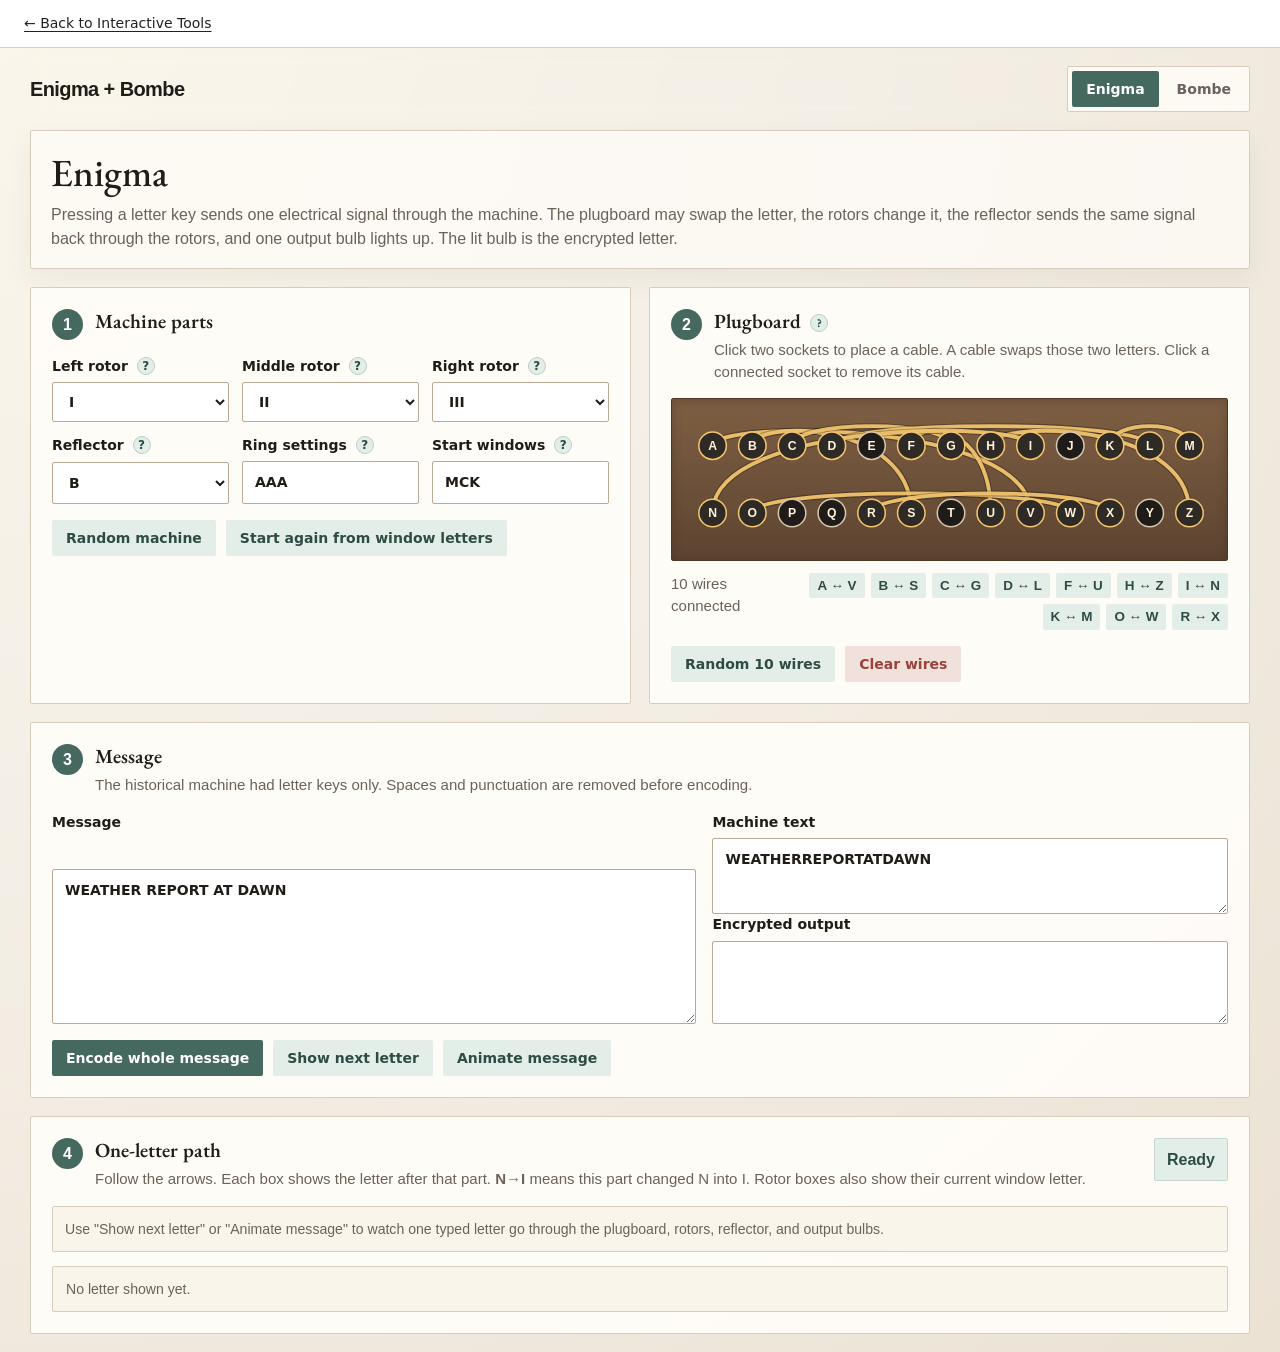
<file: docs/index.html>
<!doctype html>
<html lang="en">
<head>
  <meta charset="utf-8" />
  <meta name="viewport" content="width=device-width, initial-scale=1" />
  <title>Enigma and Bombe Machines | David Freeborn</title>
  <meta name="description" content="An interactive reconstruction of the Enigma cipher machine and the Bombe search process used to attack it." />
  <link rel="canonical" href="https://www.davidpeterwallisfreeborn.com/fun/enigma-bombe/" />
  <meta property="og:title" content="Enigma and Bombe Machines" />
  <meta property="og:description" content="An interactive reconstruction of the Enigma cipher machine and the Bombe search process used to attack it." />
  <meta property="og:url" content="https://www.davidpeterwallisfreeborn.com/fun/enigma-bombe/" />
  <meta property="og:type" content="website" />
  <meta name="twitter:card" content="summary" />
  <meta name="twitter:title" content="Enigma and Bombe Machines" />
  <meta name="twitter:description" content="An interactive reconstruction of the Enigma cipher machine and the Bombe search process used to attack it." />
  <link rel="stylesheet" href="styles.css" />
<style id="tool-shell">@font-face{font-family:"EB Garamond";font-style:normal;font-weight:400 800;font-display:swap;src:url([data-uri]) format("woff2");}
:root { --tool-serif: "EB Garamond", Georgia, "Times New Roman", serif; --tool-sans: system-ui, -apple-system, "Segoe UI", sans-serif; }
.tool-navigation { box-sizing:border-box; display:flex; flex-wrap:wrap; align-items:center; justify-content:space-between; gap:4px 20px; flex:0 0 auto; width:100%; margin:0; padding:8px clamp(12px,2vw,24px); min-height:48px; border:0; border-bottom:1px solid #d0d0d0; background:#fff; color:#222; position:relative; z-index:20; }
.tool-navigation a { font:14px/1.5 var(--tool-sans); color:#222; text-decoration:underline; text-underline-offset:3px; padding:4px 0; }
.tool-page :is(button, select, input, textarea, label, summary) { font-family:var(--tool-sans)!important; font-size:14px!important; }
.tool-page :is(button, select, textarea, input:not([type=range]):not([type=checkbox]):not([type=radio])) { border-radius:2px; }
.tool-page :is(button,select,summary) { min-height:36px; }
.tool-page h1 { font-family:var(--tool-serif); font-size:32px; line-height:1.2; font-weight:500; letter-spacing:normal; }
.tool-page :is(h2,h3) { font-family:var(--tool-serif); }
.tool-page :is(a,button,input,select,textarea,summary,[tabindex]):focus-visible { outline:2px solid #222!important; outline-offset:3px; box-shadow:0 0 0 3px #fff!important; }
.tool-page .tool-methodology { box-sizing:border-box; grid-column:1 / -1; width:100%; max-width:none; margin:24px 0 0; padding:16px 0; border:0; border-top:1px solid #bbb; border-radius:0; background:transparent; color:#222; font:18px/1.55 var(--tool-serif); text-align:left; }
.tool-page .tool-methodology > summary { cursor:pointer; font:400 21px/1.4 var(--tool-serif)!important; letter-spacing:normal; text-transform:none; }
.tool-page .tool-methodology h3 { margin:20px 0 6px; font:400 20px/1.4 var(--tool-serif); letter-spacing:normal; text-transform:none; }
.tool-page .tool-methodology :is(p,li) { max-width:none; font:inherit; }
.tool-page .tool-methodology p { margin:8px 0; }
.tool-page .tool-methodology a { color:inherit; text-decoration:underline; text-underline-offset:3px; }
.tool-page .tool-methodology .equation { overflow-x:auto; padding:10px 0; font-size:17px; }
.tool-page .tool-methodology table { width:100%; border-collapse:collapse; font:inherit; }
.tool-page .tool-methodology :is(th,td) { padding:8px; border-bottom:1px solid #ddd; text-align:left; font-weight:400; vertical-align:top; }
@media(max-width:600px) { .tool-page :is(button,select,summary) { min-height:44px; } }
@media(prefers-reduced-motion:reduce) { .tool-page *, .tool-page *::before, .tool-page *::after { scroll-behavior:auto!important; transition:none!important; } }
/* Tool-specific styles */
.tool-page :is(.card,.panel,.machine,.hero){box-shadow:none;border-radius:2px}.tool-page :is(h1,h2,h3){font-family:var(--tool-serif)}</style>
</head>
<body class="tool-page">
<nav class="tool-navigation" aria-label="Interactive tools"><a href="https://www.davidpeterwallisfreeborn.com/fun/">← Back to Interactive Tools</a></nav>

  <header class="topbar">
    <a class="brand" href="#">Enigma + Bombe</a>
    <nav class="tabs" aria-label="Main views">
      <button class="tab-button active" data-tab="enigma">Enigma</button>
      <button class="tab-button" data-tab="bombe">Bombe</button>
    </nav>
  </header>

  <main>
    <div id="server-warning" class="server-warning" hidden></div>

    <section id="enigma" class="tab-panel active">
      <section class="plain-intro slim">
        <h1>Enigma</h1>
        <p>Pressing a letter key sends one electrical signal through the machine. The plugboard may swap the letter, the rotors change it, the reflector sends the same signal back through the rotors, and one output bulb lights up. The lit bulb is the encrypted letter.</p>
      </section>

      <div class="grid two">
        <section class="card">
          <div class="section-heading">
            <span class="step-number">1</span>
            <div>
              <h2>Machine parts</h2>
            </div>
          </div>

          <div class="settings-grid compact no-help-lines">
            <label>
              <span>Left rotor <span class="tip" tabindex="0" data-tip="Choose one of the five removable wired wheels. A rotor changes a letter by routing the signal through fixed internal wires. The left rotor is the slowest moving rotor.">?</span></span>
              <select id="enigma-left-rotor"></select>
            </label>
            <label>
              <span>Middle rotor <span class="tip" tabindex="0" data-tip="Choose a different rotor for the middle slot. The middle rotor sometimes moves when the right rotor reaches its turnover point. Around its own turnover point, it can move on two consecutive letters.">?</span></span>
              <select id="enigma-middle-rotor"></select>
            </label>
            <label>
              <span>Right rotor <span class="tip" tabindex="0" data-tip="Choose a different rotor for the right slot. This is the fast rotor: it moves before every letter is encoded, so the same typed letter can produce different output letters.">?</span></span>
              <select id="enigma-right-rotor"></select>
            </label>
            <label>
              <span>Reflector <span class="tip" tabindex="0" data-tip="The reflector is used during every encryption. It changes the signal once, then sends it back through the same rotors by a return path. This is why the same machine setting can both encrypt and decrypt.">?</span></span>
              <select id="enigma-reflector"></select>
            </label>
            <label>
              <span>Ring settings <span class="tip" tabindex="0" data-tip="Any three letters A to Z, one for each rotor. A rotor has a fixed wired centre and a movable outside alphabet scale. The ring setting says how that outside alphabet scale is lined up with the wiring.">?</span></span>
              <input id="enigma-rings" value="AAA" maxlength="3" autocomplete="off" inputmode="text" pattern="[A-Za-z]{3}" />
            </label>
            <label>
              <span>Start windows <span class="tip" tabindex="0" data-tip="Any three letters A to Z. These are the letters visible through the three small windows on the machine before the first key is pressed. They set where the rotors start.">?</span></span>
              <input id="enigma-positions" value="MCK" maxlength="3" autocomplete="off" inputmode="text" pattern="[A-Za-z]{3}" />
            </label>
          </div>

          <div class="button-row">
            <button id="enigma-random-settings" class="secondary">Random machine</button>
            <button id="enigma-reset" class="secondary">Start again from window letters</button>
          </div>
        </section>

        <section class="card plugboard-card">
          <div class="section-heading">
            <span class="step-number">2</span>
            <div>
              <h2>Plugboard <span class="tip" tabindex="0" data-tip="The plugboard is the panel of sockets on the front of the machine. A cable between N and I makes N become I, and I become N, before the rotors. The returning signal passes through the same plugboard again.">?</span></h2>
              <p class="microcopy">Click two sockets to place a cable. A cable swaps those two letters. Click a connected socket to remove its cable.</p>
            </div>
          </div>

          <div id="plugboard-physical" class="plugboard-physical" aria-label="Interactive plugboard"></div>
          <div class="plugboard-summary">
            <div id="plugboard-count">0 wires connected</div>
            <div id="plugboard-pairs-list" class="wire-list"></div>
          </div>
          <div class="button-row">
            <button id="plugboard-random" class="secondary">Random 10 wires</button>
            <button id="plugboard-clear" class="secondary danger-soft">Clear wires</button>
          </div>
        </section>
      </div>

      <section class="card">
        <div class="section-heading">
          <span class="step-number">3</span>
          <div>
            <h2>Message</h2>
            <p class="microcopy">The historical machine had letter keys only. Spaces and punctuation are removed before encoding.</p>
          </div>
        </div>

        <div class="message-grid">
          <label class="full-label">Message
            <textarea id="enigma-input" rows="5">WEATHER REPORT AT DAWN</textarea>
          </label>
          <div>
            <label class="full-label">Machine text
              <textarea id="enigma-prepared" rows="2" readonly></textarea>
            </label>
            <label class="full-label">Encrypted output
              <textarea id="enigma-output" rows="3" readonly></textarea>
            </label>
          </div>
        </div>

        <div class="button-row">
          <button id="enigma-run">Encode whole message</button>
          <button id="enigma-step" class="secondary">Show next letter</button>
          <button id="enigma-auto" class="secondary">Animate message</button>
        </div>
      </section>

      <section class="card visual-card">
        <div class="section-heading split">
          <div class="section-heading inline">
            <span class="step-number">4</span>
            <div>
              <h2>One-letter path</h2>
              <p class="microcopy">Follow the arrows. Each box shows the letter after that part. <strong>N→I</strong> means this part changed N into I. Rotor boxes also show their current window letter.</p>
            </div>
          </div>
          <div id="enigma-state-pill" class="state-pill">Ready</div>
        </div>
        <div id="enigma-visual" class="visual-shell"></div>
        <div id="enigma-trace" class="trace-panel compact-trace" hidden></div>
      </section>
    </section>

    <section id="bombe" class="tab-panel">
      <section class="plain-intro slim">
        <h1>Bombe</h1>
        <p>A Bombe starts with a crib: a guessed word or phrase from the original message. It tries every place the crib could fit under the ciphertext, then searches for Enigma settings whose plugboard consequences do not contradict each other.</p>
      </section>

      <section class="card">
        <div class="section-heading">
          <span class="step-number">1</span>
          <div>
            <h2>Crib and ciphertext</h2>
          </div>
        </div>

        <div class="message-grid">
          <label class="full-label">Ciphertext
            <textarea id="bombe-ciphertext" rows="5"></textarea>
          </label>
          <div>
            <label class="full-label">Crib, guessed plaintext <span class="tip" tabindex="0" data-tip="A crib is a guessed part of the original message. For example, WEATHERREPORT might be guessed if weather reports often appear in this traffic.">?</span>
              <input id="bombe-crib" value="WEATHERREPORTATDAWN" autocomplete="off" />
            </label>
            <label class="full-label small-input">Preview position <span class="tip" tabindex="0" data-tip="Position 0 means the crib begins at the first ciphertext letter. Position 5 means five ciphertext letters come before it. The search still checks every possible position automatically, but it checks this preview position first.">?</span>
              <input id="bombe-offset" value="0" inputmode="numeric" autocomplete="off" />
            </label>
          </div>
        </div>

        <div id="offset-help" class="mini-panel">Possible crib positions will appear here.</div>
      </section>

      <section class="card">
        <div class="section-heading split">
          <div class="section-heading inline">
            <span class="step-number">2</span>
            <div>
              <h2>Bombe search</h2>
              <p class="microcopy">A crib placement is where the guessed text sits under the ciphertext. A stop is a candidate machine setting that survives the Bombe contradiction test. The standard search fixes the ring setting, which keeps the search practical in a browser. Exhaustive ring search is available when needed.</p>
            </div>
          </div>
          <div id="bombe-state-pill" class="state-pill">Ready</div>
        </div>

        <div class="settings-grid compact no-help-lines">
          <label>
            <span>Search mode <span class="tip" tabindex="0" data-tip="Standard search fixes the ring setting and searches rotor orders, reflectors, start windows, and crib positions. Exhaustive ring search also tries every ring setting, which is 17,576 times larger.">?</span></span>
            <select id="bombe-search-mode">
              <option value="standard" selected>Standard search, fixed ring setting</option>
              <option value="exhaustive-rings">Exhaustive ring search</option>
              <option value="chosen">Chosen setup, fixed ring setting</option>
              <option value="chosen-rings">Chosen setup, all ring settings</option>
            </select>
          </label>
          <label id="bombe-ring-wrapper">
            <span>Ring setting <span class="tip" tabindex="0" data-tip="Any three letters A to Z. Used only when the search mode fixes the ring setting. In all-ring modes, this field is hidden because the app tries AAA through ZZZ.">?</span></span>
            <input id="bombe-rings" value="AAA" maxlength="3" autocomplete="off" inputmode="text" pattern="[A-Za-z]{3}" />
          </label>
        </div>

        <details class="advanced-box" id="bombe-chosen-setup" hidden>
          <summary>Chosen setup</summary>
          <div class="settings-grid compact no-help-lines">
            <label><span>Left rotor</span><select id="bombe-left-rotor"><option>I</option></select></label>
            <label><span>Middle rotor</span><select id="bombe-middle-rotor"><option>II</option></select></label>
            <label><span>Right rotor</span><select id="bombe-right-rotor"><option>III</option></select></label>
            <label><span>Reflector</span><select id="bombe-reflector"><option>B</option></select></label>
          </div>
        </details>

        <div id="search-summary" class="search-summary"></div>
        <div id="search-estimate" class="mini-panel">Choose a search mode and run the search.</div>

        <div class="button-row">
          <button id="bombe-search">Run Bombe search</button>
          <button id="bombe-cancel" class="secondary danger-soft" disabled>Stop search</button>
        </div>

        <div class="progress-wrap" aria-label="Search progress">
          <div id="bombe-progress" class="progress-bar"></div>
        </div>
        <div id="bombe-status" class="status-box">No search has been run yet.</div>

        <select id="bombe-scope" class="visually-hidden" aria-hidden="true"><option value="orders-both-reflectors" selected>All setups</option><option value="selected">Selected setup</option></select>
      </section>

      <section class="card visual-card">
        <div class="section-heading split">
          <div class="section-heading inline">
            <span class="step-number">3</span>
            <div>
              <h2>Menu</h2>
              <p class="microcopy">The menu uses the same socket-board style as the Enigma plugboard, but it is not a guessed plugboard. Each line joins a guessed plaintext letter to the ciphertext letter in the same crib column.</p>
            </div>
          </div>
        </div>

        <div class="grid two visual-grid">
          <div>
            <h3>Crib placement <span class="tip" tabindex="0" data-tip="This table shows one possible placement of the crib under the ciphertext. Red cells are impossible because Enigma never encrypts a letter as itself.">?</span></h3>
            <div id="crib-alignment" class="alignment"></div>
          </div>
          <div>
            <h3>Menu graph <span class="tip" tabindex="0" data-tip="Same layout as the plugboard. Different meaning: each line comes from one crib column, not from a final plugboard cable.">?</span></h3>
            <div id="menu-graph" class="visual-shell small"></div>
          </div>
        </div>
      </section>

      <section class="card visual-card">
        <div class="section-heading">
          <span class="step-number">4</span>
          <div>
            <h2>Stops and decoding</h2>
            <p class="microcopy">A stop is one candidate key that survived the contradiction test. The first two buttons test the selected stop. The third checks the stops currently listed. A short crib such as ATDAWN can leave many false stops.</p>
          </div>
        </div>

        <div class="grid two visual-grid">
          <div>
            <label class="full-label">Candidate stops
              <select id="bombe-stops" size="10"></select>
            </label>
            <div class="button-row">
              <button id="bombe-decode" class="secondary">Check selected stop</button>
              <button id="bombe-complete" class="secondary">Try completions for selected stop</button>
              <button id="bombe-complete-all" class="secondary">Try listed stops</button>
            </div>
            <label class="full-label">Decoded output
              <textarea id="bombe-decoded" rows="12" readonly></textarea>
            </label>
          </div>
          <div>
            <h3>Selected stop</h3>
            <div id="stop-details" class="mini-panel">No stop selected.</div>
            <h3>Plugboard consequences <span class="tip" tabindex="0" data-tip="The diagonal board used one simple fact about plugboard cables: a cable has no direction. If A is connected to V, then V is connected to A. This fact comes from the physical cable itself, not from the reflector.">?</span></h3>
            <div id="assumption-grid" class="assumption-grid"></div>
          </div>
        </div>
      </section>
    </section>
  </main>

  <script src="app.js"></script>
</body>
</html>
</file>
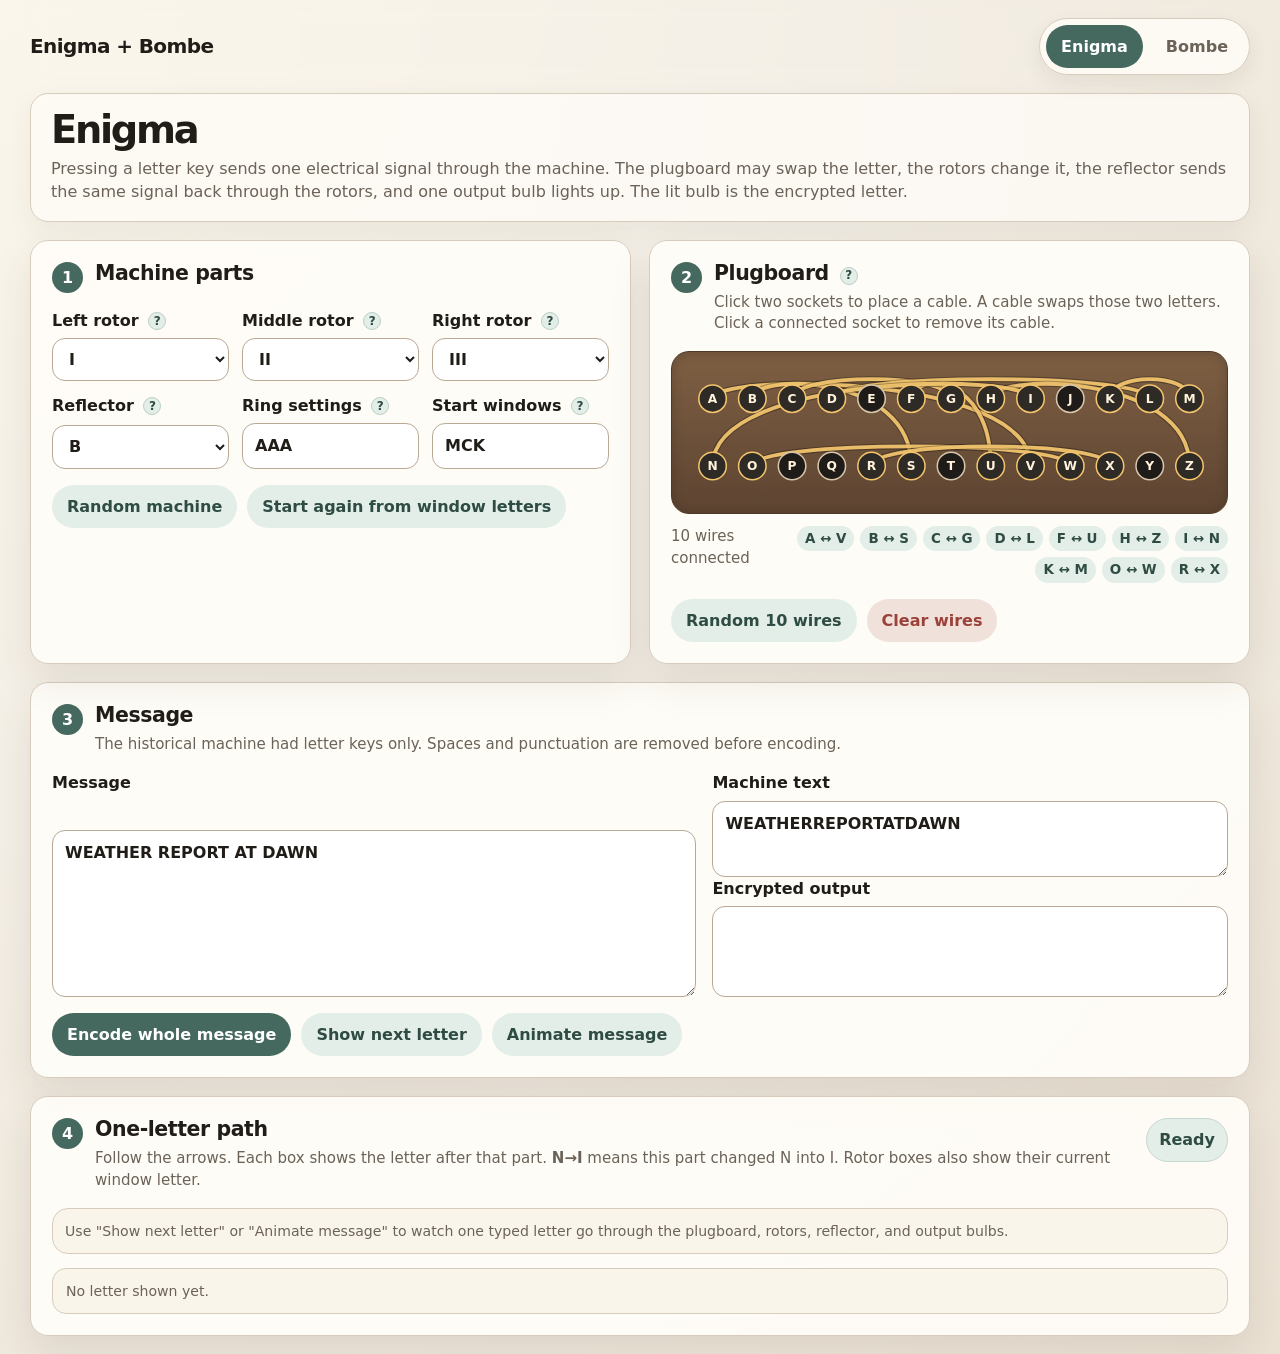
<file: python/enigma-bombe-publishable/index.html>
<!doctype html>
<html lang="en">
<head>
  <meta charset="utf-8" />
  <meta name="viewport" content="width=device-width, initial-scale=1" />
  <title>Enigma and Bombe</title>
  <link rel="stylesheet" href="styles.css" />
</head>
<body>
  <header class="topbar">
    <a class="brand" href="#">Enigma + Bombe</a>
    <nav class="tabs" aria-label="Main views">
      <button class="tab-button active" data-tab="enigma">Enigma</button>
      <button class="tab-button" data-tab="bombe">Bombe</button>
    </nav>
  </header>

  <main>
    <div id="server-warning" class="server-warning" hidden></div>

    <section id="enigma" class="tab-panel active">
      <section class="plain-intro slim">
        <h1>Enigma</h1>
        <p>Pressing a letter key sends one electrical signal through the machine. The plugboard may swap the letter, the rotors change it, the reflector sends the same signal back through the rotors, and one output bulb lights up. The lit bulb is the encrypted letter.</p>
      </section>

      <div class="grid two">
        <section class="card">
          <div class="section-heading">
            <span class="step-number">1</span>
            <div>
              <h2>Machine parts</h2>
            </div>
          </div>

          <div class="settings-grid compact no-help-lines">
            <label>
              <span>Left rotor <span class="tip" tabindex="0" data-tip="Choose one of the five removable wired wheels. A rotor changes a letter by routing the signal through fixed internal wires. The left rotor is the slowest moving rotor.">?</span></span>
              <select id="enigma-left-rotor"></select>
            </label>
            <label>
              <span>Middle rotor <span class="tip" tabindex="0" data-tip="Choose a different rotor for the middle slot. The middle rotor sometimes moves when the right rotor reaches its turnover point. Around its own turnover point, it can move on two consecutive letters.">?</span></span>
              <select id="enigma-middle-rotor"></select>
            </label>
            <label>
              <span>Right rotor <span class="tip" tabindex="0" data-tip="Choose a different rotor for the right slot. This is the fast rotor: it moves before every letter is encoded, so the same typed letter can produce different output letters.">?</span></span>
              <select id="enigma-right-rotor"></select>
            </label>
            <label>
              <span>Reflector <span class="tip" tabindex="0" data-tip="The reflector is used during every encryption. It changes the signal once, then sends it back through the same rotors by a return path. This is why the same machine setting can both encrypt and decrypt.">?</span></span>
              <select id="enigma-reflector"></select>
            </label>
            <label>
              <span>Ring settings <span class="tip" tabindex="0" data-tip="Any three letters A to Z, one for each rotor. A rotor has a fixed wired centre and a movable outside alphabet scale. The ring setting says how that outside alphabet scale is lined up with the wiring.">?</span></span>
              <input id="enigma-rings" value="AAA" maxlength="3" autocomplete="off" inputmode="text" pattern="[A-Za-z]{3}" />
            </label>
            <label>
              <span>Start windows <span class="tip" tabindex="0" data-tip="Any three letters A to Z. These are the letters visible through the three small windows on the machine before the first key is pressed. They set where the rotors start.">?</span></span>
              <input id="enigma-positions" value="MCK" maxlength="3" autocomplete="off" inputmode="text" pattern="[A-Za-z]{3}" />
            </label>
          </div>

          <div class="button-row">
            <button id="enigma-random-settings" class="secondary">Random machine</button>
            <button id="enigma-reset" class="secondary">Start again from window letters</button>
          </div>
        </section>

        <section class="card plugboard-card">
          <div class="section-heading">
            <span class="step-number">2</span>
            <div>
              <h2>Plugboard <span class="tip" tabindex="0" data-tip="The plugboard is the panel of sockets on the front of the machine. A cable between N and I makes N become I, and I become N, before the rotors. The returning signal passes through the same plugboard again.">?</span></h2>
              <p class="microcopy">Click two sockets to place a cable. A cable swaps those two letters. Click a connected socket to remove its cable.</p>
            </div>
          </div>

          <div id="plugboard-physical" class="plugboard-physical" aria-label="Interactive plugboard"></div>
          <div class="plugboard-summary">
            <div id="plugboard-count">0 wires connected</div>
            <div id="plugboard-pairs-list" class="wire-list"></div>
          </div>
          <div class="button-row">
            <button id="plugboard-random" class="secondary">Random 10 wires</button>
            <button id="plugboard-clear" class="secondary danger-soft">Clear wires</button>
          </div>
        </section>
      </div>

      <section class="card">
        <div class="section-heading">
          <span class="step-number">3</span>
          <div>
            <h2>Message</h2>
            <p class="microcopy">The historical machine had letter keys only. Spaces and punctuation are removed before encoding.</p>
          </div>
        </div>

        <div class="message-grid">
          <label class="full-label">Message
            <textarea id="enigma-input" rows="5">WEATHER REPORT AT DAWN</textarea>
          </label>
          <div>
            <label class="full-label">Machine text
              <textarea id="enigma-prepared" rows="2" readonly></textarea>
            </label>
            <label class="full-label">Encrypted output
              <textarea id="enigma-output" rows="3" readonly></textarea>
            </label>
          </div>
        </div>

        <div class="button-row">
          <button id="enigma-run">Encode whole message</button>
          <button id="enigma-step" class="secondary">Show next letter</button>
          <button id="enigma-auto" class="secondary">Animate message</button>
        </div>
      </section>

      <section class="card visual-card">
        <div class="section-heading split">
          <div class="section-heading inline">
            <span class="step-number">4</span>
            <div>
              <h2>One-letter path</h2>
              <p class="microcopy">Follow the arrows. Each box shows the letter after that part. <strong>N→I</strong> means this part changed N into I. Rotor boxes also show their current window letter.</p>
            </div>
          </div>
          <div id="enigma-state-pill" class="state-pill">Ready</div>
        </div>
        <div id="enigma-visual" class="visual-shell"></div>
        <div id="enigma-trace" class="trace-panel compact-trace" hidden></div>
      </section>
    </section>

    <section id="bombe" class="tab-panel">
      <section class="plain-intro slim">
        <h1>Bombe</h1>
        <p>A Bombe starts with a crib: a guessed word or phrase from the original message. It tries every place the crib could fit under the ciphertext, then searches for Enigma settings whose plugboard consequences do not contradict each other.</p>
      </section>

      <section class="card">
        <div class="section-heading">
          <span class="step-number">1</span>
          <div>
            <h2>Crib and ciphertext</h2>
          </div>
        </div>

        <div class="message-grid">
          <label class="full-label">Ciphertext
            <textarea id="bombe-ciphertext" rows="5"></textarea>
          </label>
          <div>
            <label class="full-label">Crib, guessed plaintext <span class="tip" tabindex="0" data-tip="A crib is a guessed part of the original message. For example, WEATHERREPORT might be guessed if weather reports often appear in this traffic.">?</span>
              <input id="bombe-crib" value="WEATHERREPORTATDAWN" autocomplete="off" />
            </label>
            <label class="full-label small-input">Preview position <span class="tip" tabindex="0" data-tip="Position 0 means the crib begins at the first ciphertext letter. Position 5 means five ciphertext letters come before it. The search still checks every possible position automatically, but it checks this preview position first.">?</span>
              <input id="bombe-offset" value="0" inputmode="numeric" autocomplete="off" />
            </label>
          </div>
        </div>

        <div id="offset-help" class="mini-panel">Possible crib positions will appear here.</div>
      </section>

      <section class="card">
        <div class="section-heading split">
          <div class="section-heading inline">
            <span class="step-number">2</span>
            <div>
              <h2>Bombe search</h2>
              <p class="microcopy">A crib placement is where the guessed text sits under the ciphertext. A stop is a candidate machine setting that survives the Bombe contradiction test. The standard search fixes the ring setting, which keeps the search practical in a browser. Exhaustive ring search is available when needed.</p>
            </div>
          </div>
          <div id="bombe-state-pill" class="state-pill">Ready</div>
        </div>

        <div class="settings-grid compact no-help-lines">
          <label>
            <span>Search mode <span class="tip" tabindex="0" data-tip="Standard search fixes the ring setting and searches rotor orders, reflectors, start windows, and crib positions. Exhaustive ring search also tries every ring setting, which is 17,576 times larger.">?</span></span>
            <select id="bombe-search-mode">
              <option value="standard" selected>Standard search, fixed ring setting</option>
              <option value="exhaustive-rings">Exhaustive ring search</option>
              <option value="chosen">Chosen setup, fixed ring setting</option>
              <option value="chosen-rings">Chosen setup, all ring settings</option>
            </select>
          </label>
          <label id="bombe-ring-wrapper">
            <span>Ring setting <span class="tip" tabindex="0" data-tip="Any three letters A to Z. Used only when the search mode fixes the ring setting. In all-ring modes, this field is hidden because the app tries AAA through ZZZ.">?</span></span>
            <input id="bombe-rings" value="AAA" maxlength="3" autocomplete="off" inputmode="text" pattern="[A-Za-z]{3}" />
          </label>
        </div>

        <details class="advanced-box" id="bombe-chosen-setup" hidden>
          <summary>Chosen setup</summary>
          <div class="settings-grid compact no-help-lines">
            <label><span>Left rotor</span><select id="bombe-left-rotor"><option>I</option></select></label>
            <label><span>Middle rotor</span><select id="bombe-middle-rotor"><option>II</option></select></label>
            <label><span>Right rotor</span><select id="bombe-right-rotor"><option>III</option></select></label>
            <label><span>Reflector</span><select id="bombe-reflector"><option>B</option></select></label>
          </div>
        </details>

        <div id="search-summary" class="search-summary"></div>
        <div id="search-estimate" class="mini-panel">Choose a search mode and run the search.</div>

        <div class="button-row">
          <button id="bombe-search">Run Bombe search</button>
          <button id="bombe-cancel" class="secondary danger-soft" disabled>Stop search</button>
        </div>

        <div class="progress-wrap" aria-label="Search progress">
          <div id="bombe-progress" class="progress-bar"></div>
        </div>
        <div id="bombe-status" class="status-box">No search has been run yet.</div>

        <select id="bombe-scope" class="visually-hidden" aria-hidden="true"><option value="orders-both-reflectors" selected>All setups</option><option value="selected">Selected setup</option></select>
      </section>

      <section class="card visual-card">
        <div class="section-heading split">
          <div class="section-heading inline">
            <span class="step-number">3</span>
            <div>
              <h2>Menu</h2>
              <p class="microcopy">The menu uses the same socket-board style as the Enigma plugboard, but it is not a guessed plugboard. Each line joins a guessed plaintext letter to the ciphertext letter in the same crib column.</p>
            </div>
          </div>
        </div>

        <div class="grid two visual-grid">
          <div>
            <h3>Crib placement <span class="tip" tabindex="0" data-tip="This table shows one possible placement of the crib under the ciphertext. Red cells are impossible because Enigma never encrypts a letter as itself.">?</span></h3>
            <div id="crib-alignment" class="alignment"></div>
          </div>
          <div>
            <h3>Menu graph <span class="tip" tabindex="0" data-tip="Same layout as the plugboard. Different meaning: each line comes from one crib column, not from a final plugboard cable.">?</span></h3>
            <div id="menu-graph" class="visual-shell small"></div>
          </div>
        </div>
      </section>

      <section class="card visual-card">
        <div class="section-heading">
          <span class="step-number">4</span>
          <div>
            <h2>Stops and decoding</h2>
            <p class="microcopy">A stop is one candidate key that survived the contradiction test. The first two buttons test the selected stop. The third checks the stops currently listed. A short crib such as ATDAWN can leave many false stops.</p>
          </div>
        </div>

        <div class="grid two visual-grid">
          <div>
            <label class="full-label">Candidate stops
              <select id="bombe-stops" size="10"></select>
            </label>
            <div class="button-row">
              <button id="bombe-decode" class="secondary">Check selected stop</button>
              <button id="bombe-complete" class="secondary">Try completions for selected stop</button>
              <button id="bombe-complete-all" class="secondary">Try listed stops</button>
            </div>
            <label class="full-label">Decoded output
              <textarea id="bombe-decoded" rows="12" readonly></textarea>
            </label>
          </div>
          <div>
            <h3>Selected stop</h3>
            <div id="stop-details" class="mini-panel">No stop selected.</div>
            <h3>Plugboard consequences <span class="tip" tabindex="0" data-tip="The diagonal board used one simple fact about plugboard cables: a cable has no direction. If A is connected to V, then V is connected to A. This fact comes from the physical cable itself, not from the reflector.">?</span></h3>
            <div id="assumption-grid" class="assumption-grid"></div>
          </div>
        </div>
      </section>
    </section>
  </main>

  <script src="app.js"></script>
</body>
</html>
</file>
<file: docs/styles.css>
@import url('https://fonts.googleapis.com/css2?family=EB+Garamond:wght@400;600&display=swap');

:root {
  color-scheme: light;
  --bg: #f4efe6;
  --paper: #fffdf8;
  --ink: #201d18;
  --muted: #6b6258;
  --line: #d8ccbd;
  --line-strong: #b9a995;
  --accent: #45685f;
  --accent-dark: #2f4c44;
  --accent-soft: #e3eee8;
  --cream: #faf5eb;
  --wood: #8d6b4d;
  --wire: #6b5140;
  --ok: #38734e;
  --bad: #9a413a;
  --warning: #9c6a2e;
  --shadow: 0 16px 40px rgba(55, 43, 30, 0.10);
  --radius: 2px;
  --font-serif: "EB Garamond", Georgia, "Times New Roman", serif;
  --font-sans: -apple-system, BlinkMacSystemFont, "Segoe UI", Roboto, sans-serif;
  font-family: var(--font-sans);
}

.back-nav {
  width: min(1220px, calc(100% - 32px));
  margin: 0 auto;
  padding: 0.75rem 0 0;
}
.back-nav a {
  font-size: 0.875rem;
  color: var(--muted);
  text-decoration: none;
}
.back-nav a:hover {
  color: var(--ink);
  text-decoration: underline;
}

* {
  box-sizing: border-box;
}

body {
  margin: 0;
  background: radial-gradient(circle at top left, #fbf6eb 0, var(--bg) 45%, #ebe2d4 100%);
  color: var(--ink);
  line-height: 1.45;
}

button,
input,
select,
textarea {
  font: inherit;
}

.topbar,
main {
  width: min(1220px, calc(100% - 32px));
  margin: 0 auto;
}

.topbar {
  padding: 18px 0 12px;
  display: flex;
  align-items: center;
  justify-content: space-between;
  gap: 18px;
  position: sticky;
  top: 0;
  z-index: 10;
  backdrop-filter: blur(10px);
}

.brand {
  color: var(--ink);
  font-weight: 800;
  letter-spacing: -0.03em;
  text-decoration: none;
  font-size: 1.25rem;
}

.tabs {
  display: flex;
  gap: 4px;
  padding: 4px;
  border: 1px solid var(--line);
  border-radius: var(--radius);
  background: rgba(255, 253, 248, 0.82);
}

button,
.tab-button {
  border: 0;
  border-radius: var(--radius);
  padding: 8px 14px;
  background: var(--accent);
  color: white;
  font-weight: 600;
  cursor: pointer;
}

button:hover {
  background: var(--accent-dark);
}

button:disabled {
  opacity: 0.55;
  cursor: not-allowed;
  transform: none;
}

.tab-button {
  background: transparent;
  color: var(--muted);
}

.tab-button.active {
  background: var(--accent);
  color: white;
}

button.secondary {
  background: var(--accent-soft);
  color: var(--accent-dark);
}

button.danger-soft {
  background: #f1e1db;
  color: var(--bad);
}

.tab-panel {
  display: none;
}

.tab-panel.active {
  display: block;
}

.plain-intro {
  background: rgba(255, 253, 248, 0.74);
  border: 1px solid var(--line);
  border-radius: var(--radius);
  padding: 20px 22px;
  margin: 6px 0 18px;
  box-shadow: 0 10px 28px rgba(55, 43, 30, 0.06);
}

.plain-intro h1 {
  margin: 0 0 8px;
  font-family: var(--font-serif);
  font-size: 2rem;
  font-weight: 600;
  letter-spacing: -0.01em;
  line-height: 1.2;
}

.plain-intro p,
.card p,
.subtle {
  color: var(--muted);
  margin: 0;
}

.grid {
  display: grid;
  gap: 18px;
}

.grid.two {
  grid-template-columns: repeat(2, minmax(0, 1fr));
}

.card {
  background: rgba(255, 253, 248, 0.94);
  border: 1px solid var(--line);
  border-radius: var(--radius);
  box-shadow: var(--shadow);
  padding: 21px;
  margin-bottom: 18px;
}

.section-heading {
  display: flex;
  gap: 12px;
  align-items: flex-start;
  margin-bottom: 16px;
}

.section-heading.inline {
  margin-bottom: 0;
}

.section-heading.split {
  justify-content: space-between;
  gap: 18px;
}

.step-number {
  flex: 0 0 auto;
  width: 31px;
  height: 31px;
  display: inline-grid;
  place-items: center;
  border-radius: 50%;
  background: var(--accent);
  color: white;
  font-weight: 850;
}

h2,
h3 {
  margin: 0 0 6px;
  font-family: var(--font-serif);
  line-height: 1.2;
  font-weight: 600;
}

h2 {
  font-size: 1.25rem;
}

h3 {
  font-size: 1rem;
}

.settings-grid {
  display: grid;
  grid-template-columns: repeat(3, minmax(0, 1fr));
  gap: 13px;
}

.settings-grid.compact label,
.full-label {
  display: grid;
  gap: 6px;
  color: var(--ink);
  font-weight: 700;
}

.settings-grid label small,
.full-label small,
.hint,
.mini-panel {
  color: var(--muted);
  font-weight: 500;
  font-size: 0.88rem;
}

input,
select,
textarea {
  width: 100%;
  border: 1px solid var(--line-strong);
  border-radius: var(--radius);
  padding: 10px 12px;
  background: white;
  color: var(--ink);
  outline: none;
}

textarea {
  resize: vertical;
  min-height: 76px;
}

input:focus,
select:focus,
textarea:focus {
  border-color: var(--accent);
  box-shadow: 0 0 0 3px rgba(69, 104, 95, 0.16);
}

.button-row {
  display: flex;
  flex-wrap: wrap;
  gap: 10px;
  margin-top: 16px;
}

.message-grid {
  display: grid;
  grid-template-columns: minmax(0, 1.25fr) minmax(0, 1fr);
  gap: 16px;
}

.small-input {
  max-width: 280px;
}

.mini-panel,
.status-box,
.trace-panel {
  background: var(--cream);
  border: 1px solid var(--line);
  border-radius: var(--radius);
  padding: 12px 13px;
  margin-top: 14px;
}

.status-box.working {
  border-color: #d5b575;
  background: #fff5dc;
}

.status-box.error {
  border-color: #d7a29b;
  background: #f8e9e5;
  color: var(--bad);
}

.state-pill {
  align-self: flex-start;
  background: var(--accent-soft);
  color: var(--accent-dark);
  border: 1px solid #c5d8cf;
  padding: 9px 12px;
  border-radius: var(--radius);
  font-weight: 800;
  white-space: nowrap;
}

.plugboard-card {
  overflow: hidden;
}

.plugboard-physical {
  background: linear-gradient(180deg, #7e5f43 0, #5d4431 100%);
  border-radius: var(--radius);
  border: 1px solid #4e3928;
  padding: 10px;
  box-shadow: inset 0 2px 12px rgba(0, 0, 0, 0.18);
}

.plugboard-svg {
  width: 100%;
  display: block;
}

.socket circle {
  fill: #1f1b18;
  stroke: #d8c6ac;
  stroke-width: 2;
}

.socket text {
  fill: #fff3dc;
  font-size: 16px;
  font-weight: 850;
  pointer-events: none;
  dominant-baseline: middle;
  text-anchor: middle;
}

.socket.unused:hover circle,
.socket.selected circle {
  fill: var(--accent);
  stroke: #fff7e8;
}

.socket.used circle {
  fill: #2e2a26;
  stroke: #f4c56e;
}

.plug-wire {
  fill: none;
  stroke: #f1c36d;
  stroke-width: 5;
  stroke-linecap: round;
  opacity: 0.95;
}

.plug-wire-shadow {
  fill: none;
  stroke: rgba(0, 0, 0, 0.28);
  stroke-width: 8;
  stroke-linecap: round;
}

.plugboard-summary {
  display: flex;
  justify-content: space-between;
  align-items: flex-start;
  gap: 12px;
  margin-top: 12px;
  color: var(--muted);
  font-size: 0.94rem;
}

.wire-list {
  display: flex;
  flex-wrap: wrap;
  gap: 6px;
  justify-content: flex-end;
}

.wire-chip,
.path-stage {
  display: inline-block;
  background: var(--accent-soft);
  color: var(--accent-dark);
  border-radius: var(--radius);
  padding: 3px 8px;
  font-weight: 750;
  font-size: 0.84rem;
}

.visual-shell {
  overflow-x: auto;
  background: var(--cream);
  border: 1px solid var(--line);
  border-radius: var(--radius);
  padding: 12px;
}

.visual-shell.small {
  min-height: 300px;
}

.stage-box {
  fill: #fffdf8;
  stroke: #cfc2b1;
  stroke-width: 2;
}

.stage-box.rotor {
  fill: #f5ead8;
}

.stage-box.reflector {
  fill: #e8efe9;
  stroke: #9db7aa;
}

.stage-box.plug {
  fill: #f2e5d8;
  stroke: #c1a78f;
}

.stage-label {
  fill: var(--muted);
  font-size: 12px;
  text-anchor: middle;
  font-weight: 700;
}

.stage-letter {
  fill: var(--ink);
  font-size: 26px;
  text-anchor: middle;
  font-weight: 900;
}

.path-line {
  fill: none;
  stroke: var(--accent);
  stroke-width: 3;
  marker-end: url(#arrow);
}

.path-line.return {
  stroke-dasharray: 7 6;
  stroke: #7a5a45;
}

.edge-label {
  fill: var(--muted);
  font-size: 12px;
  font-weight: 700;
}

.trace-grid {
  display: grid;
  grid-template-columns: minmax(130px, auto) minmax(0, 1fr);
  gap: 8px 12px;
  margin: 0;
}

.trace-grid dt {
  color: var(--muted);
  font-weight: 750;
}

.trace-grid dd {
  margin: 0;
}

.alignment {
  overflow-x: auto;
}

.alignment-table {
  border-collapse: separate;
  border-spacing: 4px;
  min-width: 100%;
}

.alignment-table th,
.alignment-table td {
  background: white;
  border: 1px solid var(--line);
  border-radius: var(--radius);
  padding: 7px 9px;
  text-align: center;
  font-weight: 800;
}

.alignment-table th {
  color: var(--muted);
  font-size: 0.82rem;
}

.alignment-table .collision {
  background: #f8e4de;
  border-color: #d29188;
  color: var(--bad);
}

.menu-edge {
  stroke: #b59f87;
  stroke-width: 2;
}

.menu-edge.bad {
  stroke: var(--bad);
  stroke-width: 3;
}

.menu-node {
  fill: white;
  stroke: var(--accent);
  stroke-width: 2;
}

.menu-label {
  text-anchor: middle;
  dominant-baseline: middle;
  font-weight: 900;
  fill: var(--ink);
}

.assumption-grid {
  display: grid;
  grid-template-columns: repeat(6, minmax(0, 1fr));
  gap: 6px;
  margin-bottom: 12px;
}

.assumption {
  border-radius: var(--radius);
  padding: 8px 6px;
  text-align: center;
  font-size: 0.86rem;
  font-weight: 800;
  border: 1px solid var(--line);
}

.assumption.survives {
  background: #e2f0e6;
  color: var(--ok);
  border-color: #a8cfb5;
}

.assumption.contradiction {
  background: #f7e8e4;
  color: var(--bad);
  border-color: #deb4ad;
}

.progress-wrap {
  margin-top: 15px;
  background: #eadfce;
  border-radius: var(--radius);
  height: 12px;
  overflow: hidden;
  border: 1px solid var(--line);
}

.progress-bar {
  width: 0%;
  height: 100%;
  background: var(--accent);
  transition: width 110ms linear;
}

select#bombe-stops {
  min-height: 220px;
}

code {
  background: #eee5d8;
  padding: 1px 5px;
  border-radius: 6px;
}

@media (max-width: 900px) {
  .grid.two,
  .message-grid,
  .settings-grid {
    grid-template-columns: 1fr;
  }

  .section-heading.split,
  .plugboard-summary {
    display: block;
  }

  .state-pill {
    margin-top: 12px;
    display: inline-block;
  }

  .topbar {
    align-items: flex-start;
    position: static;
  }

  .assumption-grid {
    grid-template-columns: repeat(4, minmax(0, 1fr));
  }
}

.plain-intro.slim {
  padding: 18px 20px;
}

.plain-intro.slim h1 {
  font-size: clamp(1.9rem, 3vw, 3rem);
}

.button-help,
.inline-note,
.bombe-explain-grid {
  color: var(--muted);
  font-size: 0.9rem;
  margin-top: 12px;
}

.inline-note {
  background: #f7f0e5;
  border: 1px solid var(--line);
  border-radius: var(--radius);
  padding: 9px 11px;
  margin-bottom: 12px;
}

.tip {
  position: relative;
  display: inline-grid;
  place-items: center;
  width: 18px;
  height: 18px;
  margin-left: 4px;
  border-radius: 50%;
  background: var(--accent-soft);
  border: 1px solid #b9d0c6;
  color: var(--accent-dark);
  font-size: 0.75rem;
  font-weight: 900;
  cursor: help;
  vertical-align: 1px;
}

.tip::after {
  content: attr(data-tip);
  position: absolute;
  left: 50%;
  bottom: calc(100% + 10px);
  transform: translateX(-50%) translateY(4px);
  width: min(280px, 70vw);
  background: #201d18;
  color: #fffdf8;
  border-radius: var(--radius);
  padding: 10px 11px;
  box-shadow: 0 12px 30px rgba(0, 0, 0, 0.22);
  opacity: 0;
  pointer-events: none;
  transition: opacity 120ms ease, transform 120ms ease;
  z-index: 30;
  font-size: 0.84rem;
  line-height: 1.35;
  font-weight: 600;
  text-align: left;
}

.tip::before {
  content: "";
  position: absolute;
  left: 50%;
  bottom: calc(100% + 4px);
  transform: translateX(-50%);
  border: 6px solid transparent;
  border-top-color: #201d18;
  opacity: 0;
  transition: opacity 120ms ease;
  z-index: 31;
}

.tip:hover::after,
.tip:focus::after,
.tip:hover::before,
.tip:focus::before {
  opacity: 1;
  transform: translateX(-50%) translateY(0);
}

.legend-row {
  display: flex;
  gap: 18px;
  flex-wrap: wrap;
  align-items: center;
  margin: 0 0 12px 43px;
  color: var(--muted);
  font-size: 0.9rem;
  font-weight: 650;
}

.legend-line {
  display: inline-block;
  width: 34px;
  height: 0;
  border-top: 3px solid var(--accent);
  margin-right: 6px;
  vertical-align: middle;
}

.legend-line.backward {
  border-top-color: #7a5a45;
  border-top-style: dashed;
}

.enigma-svg .stage-box.active {
  stroke: var(--accent);
  stroke-width: 3;
}

.enigma-svg .forward-path {
  stroke: var(--accent);
  stroke-width: 4;
}

.enigma-svg .return-path {
  stroke: #7a5a45;
  stroke-width: 4;
  stroke-dasharray: 8 7;
}

.enigma-svg .stage-connector-label {
  fill: var(--muted);
  font-size: 11px;
  font-weight: 800;
  text-anchor: middle;
}

.trace-panel h3 {
  margin-top: 0;
}

.trace-steps {
  display: grid;
  gap: 8px;
  margin-top: 10px;
}

.trace-step {
  display: grid;
  grid-template-columns: 34px minmax(0, 1fr) 36px;
  align-items: center;
  gap: 10px;
  background: white;
  border: 1px solid var(--line);
  border-radius: var(--radius);
  padding: 8px 10px;
}

.trace-step-index {
  width: 27px;
  height: 27px;
  display: inline-grid;
  place-items: center;
  border-radius: var(--radius);
  background: var(--accent-soft);
  color: var(--accent-dark);
  font-weight: 900;
}

.trace-step-letter {
  font-weight: 950;
  font-size: 1.15rem;
  text-align: right;
}

.offset-buttons {
  display: flex;
  flex-wrap: wrap;
  gap: 6px;
  margin-top: 8px;
}

.offset-button {
  padding: 6px 9px;
  background: white;
  color: var(--accent-dark);
  border: 1px solid var(--line-strong);
}

.offset-button.selected {
  background: var(--accent);
  color: white;
  border-color: var(--accent);
}

.bombe-explain-grid {
  display: grid;
  grid-template-columns: repeat(2, minmax(0, 1fr));
  gap: 10px;
}

.bombe-explain-grid > div {
  background: #f7f0e5;
  border: 1px solid var(--line);
  border-radius: var(--radius);
  padding: 10px 12px;
}

.menu-edge-label {
  fill: var(--muted);
  font-size: 11px;
  font-weight: 800;
  text-anchor: middle;
}

@media (max-width: 900px) {
  .legend-row {
    margin-left: 0;
  }

  .bombe-explain-grid {
    grid-template-columns: 1fr;
  }
}

.forward-path {
  marker-end: url(#arrow-forward);
}

.return-path {
  marker-end: url(#arrow-return);
}

.server-warning {
  margin: 6px 0 18px;
  background: #fff5dc;
  border: 1px solid #d5b575;
  border-radius: var(--radius);
  padding: 12px 14px;
  color: #61461e;
  font-weight: 650;
}

.no-help-lines small {
  display: none;
}

.settings-grid.one-line {
  grid-template-columns: minmax(160px, 260px);
}

.advanced-box {
  margin-top: 14px;
  background: var(--cream);
  border: 1px solid var(--line);
  border-radius: var(--radius);
  padding: 11px 13px;
}

.advanced-box summary {
  cursor: pointer;
  font-weight: 800;
  color: var(--accent-dark);
}

.advanced-box .settings-grid {
  margin-top: 13px;
}

.compact-trace {
  display: flex;
  flex-wrap: wrap;
  gap: 8px;
  align-items: center;
}

.trace-chip {
  display: inline-flex;
  gap: 6px;
  align-items: center;
  background: white;
  border: 1px solid var(--line);
  border-radius: var(--radius);
  padding: 7px 10px;
  font-weight: 750;
}

.trace-chip strong {
  color: var(--accent-dark);
}

.trace-arrow {
  color: var(--muted);
  font-weight: 900;
}

.bombe-explain-grid.compact {
  margin-top: 12px;
}

.microcopy {
  color: var(--muted);
  font-size: 0.94rem;
  line-height: 1.45;
  margin: 4px 0 0;
}

.hidden-controls {
  display: none;
}

.checkbox-line {
  display: flex !important;
  align-items: center;
  gap: 10px;
  min-height: 48px;
}

.checkbox-line input {
  width: 18px;
  height: 18px;
  accent-color: var(--accent);
}

.checkbox-line span {
  font-weight: 750;
}

.stage-letter {
  font-size: 1.25rem;
}

.stage-box.plug + .stage-label,
.stage-box.lamp + .stage-label {
  font-weight: 800;
}

.stage-detail {
  fill: var(--muted);
  font-size: 10.5px;
  text-anchor: middle;
  font-weight: 700;
}

.window-header {
  fill: var(--muted);
  font-size: 11px;
  text-anchor: middle;
  font-weight: 800;
}

.window-label-box {
  fill: #fffdf8;
  stroke: #cfc2b1;
  stroke-width: 1.5;
}

.window-label-text {
  fill: var(--accent-dark);
  font-size: 15px;
  font-weight: 900;
  text-anchor: middle;
  dominant-baseline: middle;
}

.search-summary {
  display: flex;
  flex-wrap: wrap;
  gap: 8px;
  margin: 10px 0 4px;
}

.search-summary span {
  background: white;
  border: 1px solid var(--line);
  border-radius: var(--radius);
  padding: 7px 10px;
  font-size: 0.88rem;
  font-weight: 750;
  color: var(--accent-dark);
}

.menu-node {
  fill: #1f1b18;
  stroke: #d8c6ac;
  stroke-width: 2;
}

.menu-label {
  fill: #fff3dc;
}

.edge-label {
  paint-order: stroke;
  stroke: var(--cream);
  stroke-width: 4px;
  stroke-linejoin: round;
}


.menu-edge {
  fill: none;
  stroke: #b59f87;
  stroke-width: 2.2;
  stroke-dasharray: 6 5;
}

.menu-edge.bad {
  stroke: var(--bad);
  stroke-width: 3;
  stroke-dasharray: none;
}

.menu-node.inactive {
  opacity: 0.33;
}

.menu-note {
  fill: var(--muted);
  font-size: 12px;
  font-weight: 800;
  text-anchor: middle;
}

.window-summary-box {
  fill: #fffdf8;
  stroke: #d7ccbe;
  stroke-width: 1.5;
}

.window-summary-title {
  fill: var(--accent-dark);
  font-size: 14px;
  font-weight: 850;
  text-anchor: middle;
}

.window-summary-text {
  fill: var(--muted);
  font-size: 12px;
  font-weight: 700;
  text-anchor: middle;
}

.window-pointer {
  fill: none;
  stroke: #cbbca8;
  stroke-width: 2;
  stroke-linecap: round;
}

.menu-svg {
  overflow: visible;
}

.menu-link {
  stroke: #d6b27c;
}

.menu-link-shadow {
  stroke: rgba(0, 0, 0, 0.24);
}

.menu-edge-badge {
  fill: #fffaf0;
  stroke: #c5b290;
  stroke-width: 1.5;
}

.menu-edge-badge-text {
  fill: var(--accent-dark);
  font-size: 11px;
  font-weight: 850;
  text-anchor: middle;
  dominant-baseline: middle;
}

.menu-board {
  margin-top: 6px;
}

.menu-stats {
  margin-top: 10px;
  color: var(--muted);
  font-size: 0.92rem;
  font-weight: 750;
}

.rotor-window-tab {
  fill: #fff7e8;
  stroke: #c7b395;
  stroke-width: 1.4;
}

.rotor-window-tab-text {
  fill: var(--accent-dark);
  font-size: 11px;
  font-weight: 900;
  text-anchor: middle;
  dominant-baseline: middle;
}

.visually-hidden {
  position: absolute !important;
  width: 1px !important;
  height: 1px !important;
  padding: 0 !important;
  margin: -1px !important;
  overflow: hidden !important;
  clip: rect(0, 0, 0, 0) !important;
  white-space: nowrap !important;
  border: 0 !important;
}
</file>
<file: python/enigma-bombe-publishable/styles.css>
:root {
  color-scheme: light;
  --bg: #f4efe6;
  --paper: #fffdf8;
  --ink: #201d18;
  --muted: #6b6258;
  --line: #d8ccbd;
  --line-strong: #b9a995;
  --accent: #45685f;
  --accent-dark: #2f4c44;
  --accent-soft: #e3eee8;
  --cream: #faf5eb;
  --wood: #8d6b4d;
  --wire: #6b5140;
  --ok: #38734e;
  --bad: #9a413a;
  --warning: #9c6a2e;
  --shadow: 0 16px 40px rgba(55, 43, 30, 0.10);
  --radius: 18px;
  font-family: Inter, ui-sans-serif, system-ui, -apple-system, BlinkMacSystemFont, "Segoe UI", sans-serif;
}

* {
  box-sizing: border-box;
}

body {
  margin: 0;
  background: radial-gradient(circle at top left, #fbf6eb 0, var(--bg) 45%, #ebe2d4 100%);
  color: var(--ink);
  line-height: 1.45;
}

button,
input,
select,
textarea {
  font: inherit;
}

.topbar,
main {
  width: min(1220px, calc(100% - 32px));
  margin: 0 auto;
}

.topbar {
  padding: 18px 0 12px;
  display: flex;
  align-items: center;
  justify-content: space-between;
  gap: 18px;
  position: sticky;
  top: 0;
  z-index: 10;
  backdrop-filter: blur(10px);
}

.brand {
  color: var(--ink);
  font-weight: 800;
  letter-spacing: -0.03em;
  text-decoration: none;
  font-size: 1.25rem;
}

.tabs {
  display: flex;
  gap: 8px;
  padding: 6px;
  border: 1px solid var(--line);
  border-radius: 999px;
  background: rgba(255, 253, 248, 0.82);
  box-shadow: 0 8px 20px rgba(66, 52, 36, 0.08);
}

button,
.tab-button {
  border: 0;
  border-radius: 999px;
  padding: 10px 15px;
  background: var(--accent);
  color: white;
  font-weight: 750;
  cursor: pointer;
  transition: transform 140ms ease, background 140ms ease, opacity 140ms ease;
}

button:hover {
  transform: translateY(-1px);
}

button:disabled {
  opacity: 0.55;
  cursor: not-allowed;
  transform: none;
}

.tab-button {
  background: transparent;
  color: var(--muted);
}

.tab-button.active {
  background: var(--accent);
  color: white;
}

button.secondary {
  background: var(--accent-soft);
  color: var(--accent-dark);
}

button.danger-soft {
  background: #f1e1db;
  color: var(--bad);
}

.tab-panel {
  display: none;
}

.tab-panel.active {
  display: block;
}

.plain-intro {
  background: rgba(255, 253, 248, 0.74);
  border: 1px solid var(--line);
  border-radius: var(--radius);
  padding: 20px 22px;
  margin: 6px 0 18px;
  box-shadow: 0 10px 28px rgba(55, 43, 30, 0.06);
}

.plain-intro h1 {
  margin: 0 0 8px;
  font-size: clamp(2rem, 3.5vw, 3.5rem);
  letter-spacing: -0.06em;
  line-height: 0.95;
}

.plain-intro p,
.card p,
.subtle {
  color: var(--muted);
  margin: 0;
}

.grid {
  display: grid;
  gap: 18px;
}

.grid.two {
  grid-template-columns: repeat(2, minmax(0, 1fr));
}

.card {
  background: rgba(255, 253, 248, 0.94);
  border: 1px solid var(--line);
  border-radius: var(--radius);
  box-shadow: var(--shadow);
  padding: 21px;
  margin-bottom: 18px;
}

.section-heading {
  display: flex;
  gap: 12px;
  align-items: flex-start;
  margin-bottom: 16px;
}

.section-heading.inline {
  margin-bottom: 0;
}

.section-heading.split {
  justify-content: space-between;
  gap: 18px;
}

.step-number {
  flex: 0 0 auto;
  width: 31px;
  height: 31px;
  display: inline-grid;
  place-items: center;
  border-radius: 50%;
  background: var(--accent);
  color: white;
  font-weight: 850;
}

h2,
h3 {
  margin: 0 0 6px;
  line-height: 1.15;
  letter-spacing: -0.02em;
}

h2 {
  font-size: 1.28rem;
}

h3 {
  font-size: 1.02rem;
}

.settings-grid {
  display: grid;
  grid-template-columns: repeat(3, minmax(0, 1fr));
  gap: 13px;
}

.settings-grid.compact label,
.full-label {
  display: grid;
  gap: 6px;
  color: var(--ink);
  font-weight: 700;
}

.settings-grid label small,
.full-label small,
.hint,
.mini-panel {
  color: var(--muted);
  font-weight: 500;
  font-size: 0.88rem;
}

input,
select,
textarea {
  width: 100%;
  border: 1px solid var(--line-strong);
  border-radius: 13px;
  padding: 10px 12px;
  background: white;
  color: var(--ink);
  outline: none;
}

textarea {
  resize: vertical;
  min-height: 76px;
}

input:focus,
select:focus,
textarea:focus {
  border-color: var(--accent);
  box-shadow: 0 0 0 3px rgba(69, 104, 95, 0.16);
}

.button-row {
  display: flex;
  flex-wrap: wrap;
  gap: 10px;
  margin-top: 16px;
}

.message-grid {
  display: grid;
  grid-template-columns: minmax(0, 1.25fr) minmax(0, 1fr);
  gap: 16px;
}

.small-input {
  max-width: 280px;
}

.mini-panel,
.status-box,
.trace-panel {
  background: var(--cream);
  border: 1px solid var(--line);
  border-radius: 14px;
  padding: 12px 13px;
  margin-top: 14px;
}

.status-box.working {
  border-color: #d5b575;
  background: #fff5dc;
}

.status-box.error {
  border-color: #d7a29b;
  background: #f8e9e5;
  color: var(--bad);
}

.state-pill {
  align-self: flex-start;
  background: var(--accent-soft);
  color: var(--accent-dark);
  border: 1px solid #c5d8cf;
  padding: 9px 12px;
  border-radius: 999px;
  font-weight: 800;
  white-space: nowrap;
}

.plugboard-card {
  overflow: hidden;
}

.plugboard-physical {
  background: linear-gradient(180deg, #7e5f43 0, #5d4431 100%);
  border-radius: 18px;
  border: 1px solid #4e3928;
  padding: 10px;
  box-shadow: inset 0 2px 12px rgba(0, 0, 0, 0.18);
}

.plugboard-svg {
  width: 100%;
  display: block;
}

.socket circle {
  fill: #1f1b18;
  stroke: #d8c6ac;
  stroke-width: 2;
}

.socket text {
  fill: #fff3dc;
  font-size: 16px;
  font-weight: 850;
  pointer-events: none;
  dominant-baseline: middle;
  text-anchor: middle;
}

.socket.unused:hover circle,
.socket.selected circle {
  fill: var(--accent);
  stroke: #fff7e8;
}

.socket.used circle {
  fill: #2e2a26;
  stroke: #f4c56e;
}

.plug-wire {
  fill: none;
  stroke: #f1c36d;
  stroke-width: 5;
  stroke-linecap: round;
  opacity: 0.95;
}

.plug-wire-shadow {
  fill: none;
  stroke: rgba(0, 0, 0, 0.28);
  stroke-width: 8;
  stroke-linecap: round;
}

.plugboard-summary {
  display: flex;
  justify-content: space-between;
  align-items: flex-start;
  gap: 12px;
  margin-top: 12px;
  color: var(--muted);
  font-size: 0.94rem;
}

.wire-list {
  display: flex;
  flex-wrap: wrap;
  gap: 6px;
  justify-content: flex-end;
}

.wire-chip,
.path-stage {
  display: inline-block;
  background: var(--accent-soft);
  color: var(--accent-dark);
  border-radius: 999px;
  padding: 3px 8px;
  font-weight: 750;
  font-size: 0.84rem;
}

.visual-shell {
  overflow-x: auto;
  background: var(--cream);
  border: 1px solid var(--line);
  border-radius: 16px;
  padding: 12px;
}

.visual-shell.small {
  min-height: 300px;
}

.stage-box {
  fill: #fffdf8;
  stroke: #cfc2b1;
  stroke-width: 2;
}

.stage-box.rotor {
  fill: #f5ead8;
}

.stage-box.reflector {
  fill: #e8efe9;
  stroke: #9db7aa;
}

.stage-box.plug {
  fill: #f2e5d8;
  stroke: #c1a78f;
}

.stage-label {
  fill: var(--muted);
  font-size: 12px;
  text-anchor: middle;
  font-weight: 700;
}

.stage-letter {
  fill: var(--ink);
  font-size: 26px;
  text-anchor: middle;
  font-weight: 900;
}

.path-line {
  fill: none;
  stroke: var(--accent);
  stroke-width: 3;
  marker-end: url(#arrow);
}

.path-line.return {
  stroke-dasharray: 7 6;
  stroke: #7a5a45;
}

.edge-label {
  fill: var(--muted);
  font-size: 12px;
  font-weight: 700;
}

.trace-grid {
  display: grid;
  grid-template-columns: minmax(130px, auto) minmax(0, 1fr);
  gap: 8px 12px;
  margin: 0;
}

.trace-grid dt {
  color: var(--muted);
  font-weight: 750;
}

.trace-grid dd {
  margin: 0;
}

.alignment {
  overflow-x: auto;
}

.alignment-table {
  border-collapse: separate;
  border-spacing: 4px;
  min-width: 100%;
}

.alignment-table th,
.alignment-table td {
  background: white;
  border: 1px solid var(--line);
  border-radius: 8px;
  padding: 7px 9px;
  text-align: center;
  font-weight: 800;
}

.alignment-table th {
  color: var(--muted);
  font-size: 0.82rem;
}

.alignment-table .collision {
  background: #f8e4de;
  border-color: #d29188;
  color: var(--bad);
}

.menu-edge {
  stroke: #b59f87;
  stroke-width: 2;
}

.menu-edge.bad {
  stroke: var(--bad);
  stroke-width: 3;
}

.menu-node {
  fill: white;
  stroke: var(--accent);
  stroke-width: 2;
}

.menu-label {
  text-anchor: middle;
  dominant-baseline: middle;
  font-weight: 900;
  fill: var(--ink);
}

.assumption-grid {
  display: grid;
  grid-template-columns: repeat(6, minmax(0, 1fr));
  gap: 6px;
  margin-bottom: 12px;
}

.assumption {
  border-radius: 10px;
  padding: 8px 6px;
  text-align: center;
  font-size: 0.86rem;
  font-weight: 800;
  border: 1px solid var(--line);
}

.assumption.survives {
  background: #e2f0e6;
  color: var(--ok);
  border-color: #a8cfb5;
}

.assumption.contradiction {
  background: #f7e8e4;
  color: var(--bad);
  border-color: #deb4ad;
}

.progress-wrap {
  margin-top: 15px;
  background: #eadfce;
  border-radius: 999px;
  height: 12px;
  overflow: hidden;
  border: 1px solid var(--line);
}

.progress-bar {
  width: 0%;
  height: 100%;
  background: var(--accent);
  transition: width 110ms linear;
}

select#bombe-stops {
  min-height: 220px;
}

code {
  background: #eee5d8;
  padding: 1px 5px;
  border-radius: 6px;
}

@media (max-width: 900px) {
  .grid.two,
  .message-grid,
  .settings-grid {
    grid-template-columns: 1fr;
  }

  .section-heading.split,
  .plugboard-summary {
    display: block;
  }

  .state-pill {
    margin-top: 12px;
    display: inline-block;
  }

  .topbar {
    align-items: flex-start;
    position: static;
  }

  .assumption-grid {
    grid-template-columns: repeat(4, minmax(0, 1fr));
  }
}

.plain-intro.slim {
  padding: 18px 20px;
}

.plain-intro.slim h1 {
  font-size: clamp(1.9rem, 3vw, 3rem);
}

.button-help,
.inline-note,
.bombe-explain-grid {
  color: var(--muted);
  font-size: 0.9rem;
  margin-top: 12px;
}

.inline-note {
  background: #f7f0e5;
  border: 1px solid var(--line);
  border-radius: 12px;
  padding: 9px 11px;
  margin-bottom: 12px;
}

.tip {
  position: relative;
  display: inline-grid;
  place-items: center;
  width: 18px;
  height: 18px;
  margin-left: 4px;
  border-radius: 50%;
  background: var(--accent-soft);
  border: 1px solid #b9d0c6;
  color: var(--accent-dark);
  font-size: 0.75rem;
  font-weight: 900;
  cursor: help;
  vertical-align: 1px;
}

.tip::after {
  content: attr(data-tip);
  position: absolute;
  left: 50%;
  bottom: calc(100% + 10px);
  transform: translateX(-50%) translateY(4px);
  width: min(280px, 70vw);
  background: #201d18;
  color: #fffdf8;
  border-radius: 12px;
  padding: 10px 11px;
  box-shadow: 0 12px 30px rgba(0, 0, 0, 0.22);
  opacity: 0;
  pointer-events: none;
  transition: opacity 120ms ease, transform 120ms ease;
  z-index: 30;
  font-size: 0.84rem;
  line-height: 1.35;
  font-weight: 600;
  text-align: left;
}

.tip::before {
  content: "";
  position: absolute;
  left: 50%;
  bottom: calc(100% + 4px);
  transform: translateX(-50%);
  border: 6px solid transparent;
  border-top-color: #201d18;
  opacity: 0;
  transition: opacity 120ms ease;
  z-index: 31;
}

.tip:hover::after,
.tip:focus::after,
.tip:hover::before,
.tip:focus::before {
  opacity: 1;
  transform: translateX(-50%) translateY(0);
}

.legend-row {
  display: flex;
  gap: 18px;
  flex-wrap: wrap;
  align-items: center;
  margin: 0 0 12px 43px;
  color: var(--muted);
  font-size: 0.9rem;
  font-weight: 650;
}

.legend-line {
  display: inline-block;
  width: 34px;
  height: 0;
  border-top: 3px solid var(--accent);
  margin-right: 6px;
  vertical-align: middle;
}

.legend-line.backward {
  border-top-color: #7a5a45;
  border-top-style: dashed;
}

.enigma-svg .stage-box.active {
  stroke: var(--accent);
  stroke-width: 3;
}

.enigma-svg .forward-path {
  stroke: var(--accent);
  stroke-width: 4;
}

.enigma-svg .return-path {
  stroke: #7a5a45;
  stroke-width: 4;
  stroke-dasharray: 8 7;
}

.enigma-svg .stage-connector-label {
  fill: var(--muted);
  font-size: 11px;
  font-weight: 800;
  text-anchor: middle;
}

.trace-panel h3 {
  margin-top: 0;
}

.trace-steps {
  display: grid;
  gap: 8px;
  margin-top: 10px;
}

.trace-step {
  display: grid;
  grid-template-columns: 34px minmax(0, 1fr) 36px;
  align-items: center;
  gap: 10px;
  background: white;
  border: 1px solid var(--line);
  border-radius: 12px;
  padding: 8px 10px;
}

.trace-step-index {
  width: 27px;
  height: 27px;
  display: inline-grid;
  place-items: center;
  border-radius: 999px;
  background: var(--accent-soft);
  color: var(--accent-dark);
  font-weight: 900;
}

.trace-step-letter {
  font-weight: 950;
  font-size: 1.15rem;
  text-align: right;
}

.offset-buttons {
  display: flex;
  flex-wrap: wrap;
  gap: 6px;
  margin-top: 8px;
}

.offset-button {
  padding: 6px 9px;
  background: white;
  color: var(--accent-dark);
  border: 1px solid var(--line-strong);
}

.offset-button.selected {
  background: var(--accent);
  color: white;
  border-color: var(--accent);
}

.bombe-explain-grid {
  display: grid;
  grid-template-columns: repeat(2, minmax(0, 1fr));
  gap: 10px;
}

.bombe-explain-grid > div {
  background: #f7f0e5;
  border: 1px solid var(--line);
  border-radius: 12px;
  padding: 10px 12px;
}

.menu-edge-label {
  fill: var(--muted);
  font-size: 11px;
  font-weight: 800;
  text-anchor: middle;
}

@media (max-width: 900px) {
  .legend-row {
    margin-left: 0;
  }

  .bombe-explain-grid {
    grid-template-columns: 1fr;
  }
}

.forward-path {
  marker-end: url(#arrow-forward);
}

.return-path {
  marker-end: url(#arrow-return);
}

.server-warning {
  margin: 6px 0 18px;
  background: #fff5dc;
  border: 1px solid #d5b575;
  border-radius: 14px;
  padding: 12px 14px;
  color: #61461e;
  font-weight: 650;
}

.no-help-lines small {
  display: none;
}

.settings-grid.one-line {
  grid-template-columns: minmax(160px, 260px);
}

.advanced-box {
  margin-top: 14px;
  background: var(--cream);
  border: 1px solid var(--line);
  border-radius: 14px;
  padding: 11px 13px;
}

.advanced-box summary {
  cursor: pointer;
  font-weight: 800;
  color: var(--accent-dark);
}

.advanced-box .settings-grid {
  margin-top: 13px;
}

.compact-trace {
  display: flex;
  flex-wrap: wrap;
  gap: 8px;
  align-items: center;
}

.trace-chip {
  display: inline-flex;
  gap: 6px;
  align-items: center;
  background: white;
  border: 1px solid var(--line);
  border-radius: 999px;
  padding: 7px 10px;
  font-weight: 750;
}

.trace-chip strong {
  color: var(--accent-dark);
}

.trace-arrow {
  color: var(--muted);
  font-weight: 900;
}

.bombe-explain-grid.compact {
  margin-top: 12px;
}

.microcopy {
  color: var(--muted);
  font-size: 0.94rem;
  line-height: 1.45;
  margin: 4px 0 0;
}

.hidden-controls {
  display: none;
}

.checkbox-line {
  display: flex !important;
  align-items: center;
  gap: 10px;
  min-height: 48px;
}

.checkbox-line input {
  width: 18px;
  height: 18px;
  accent-color: var(--accent);
}

.checkbox-line span {
  font-weight: 750;
}

.stage-letter {
  font-size: 1.25rem;
}

.stage-box.plug + .stage-label,
.stage-box.lamp + .stage-label {
  font-weight: 800;
}

.stage-detail {
  fill: var(--muted);
  font-size: 10.5px;
  text-anchor: middle;
  font-weight: 700;
}

.window-header {
  fill: var(--muted);
  font-size: 11px;
  text-anchor: middle;
  font-weight: 800;
}

.window-label-box {
  fill: #fffdf8;
  stroke: #cfc2b1;
  stroke-width: 1.5;
}

.window-label-text {
  fill: var(--accent-dark);
  font-size: 15px;
  font-weight: 900;
  text-anchor: middle;
  dominant-baseline: middle;
}

.search-summary {
  display: flex;
  flex-wrap: wrap;
  gap: 8px;
  margin: 10px 0 4px;
}

.search-summary span {
  background: white;
  border: 1px solid var(--line);
  border-radius: 999px;
  padding: 7px 10px;
  font-size: 0.88rem;
  font-weight: 750;
  color: var(--accent-dark);
}

.menu-node {
  fill: #1f1b18;
  stroke: #d8c6ac;
  stroke-width: 2;
}

.menu-label {
  fill: #fff3dc;
}

.edge-label {
  paint-order: stroke;
  stroke: var(--cream);
  stroke-width: 4px;
  stroke-linejoin: round;
}


.menu-edge {
  fill: none;
  stroke: #b59f87;
  stroke-width: 2.2;
  stroke-dasharray: 6 5;
}

.menu-edge.bad {
  stroke: var(--bad);
  stroke-width: 3;
  stroke-dasharray: none;
}

.menu-node.inactive {
  opacity: 0.33;
}

.menu-note {
  fill: var(--muted);
  font-size: 12px;
  font-weight: 800;
  text-anchor: middle;
}

.window-summary-box {
  fill: #fffdf8;
  stroke: #d7ccbe;
  stroke-width: 1.5;
}

.window-summary-title {
  fill: var(--accent-dark);
  font-size: 14px;
  font-weight: 850;
  text-anchor: middle;
}

.window-summary-text {
  fill: var(--muted);
  font-size: 12px;
  font-weight: 700;
  text-anchor: middle;
}

.window-pointer {
  fill: none;
  stroke: #cbbca8;
  stroke-width: 2;
  stroke-linecap: round;
}

.menu-svg {
  overflow: visible;
}

.menu-link {
  stroke: #d6b27c;
}

.menu-link-shadow {
  stroke: rgba(0, 0, 0, 0.24);
}

.menu-edge-badge {
  fill: #fffaf0;
  stroke: #c5b290;
  stroke-width: 1.5;
}

.menu-edge-badge-text {
  fill: var(--accent-dark);
  font-size: 11px;
  font-weight: 850;
  text-anchor: middle;
  dominant-baseline: middle;
}

.menu-board {
  margin-top: 6px;
}

.menu-stats {
  margin-top: 10px;
  color: var(--muted);
  font-size: 0.92rem;
  font-weight: 750;
}

.rotor-window-tab {
  fill: #fff7e8;
  stroke: #c7b395;
  stroke-width: 1.4;
}

.rotor-window-tab-text {
  fill: var(--accent-dark);
  font-size: 11px;
  font-weight: 900;
  text-anchor: middle;
  dominant-baseline: middle;
}

.visually-hidden {
  position: absolute !important;
  width: 1px !important;
  height: 1px !important;
  padding: 0 !important;
  margin: -1px !important;
  overflow: hidden !important;
  clip: rect(0, 0, 0, 0) !important;
  white-space: nowrap !important;
  border: 0 !important;
}
</file>
